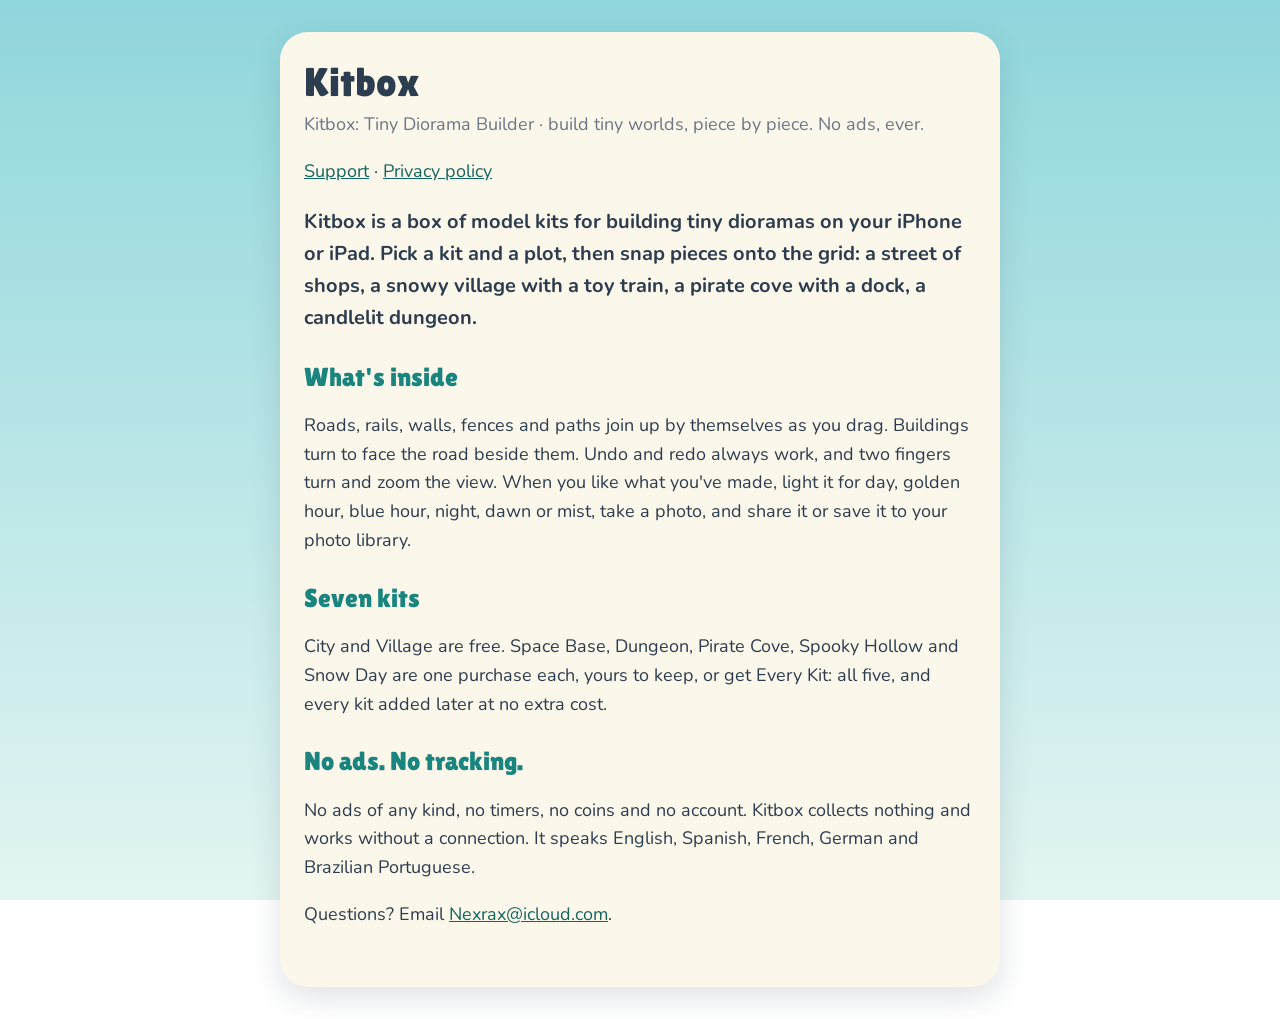
<file: index.html>
<!doctype html>
<html lang="en">
<head>
<meta charset="utf-8">
<meta name="viewport" content="width=device-width, initial-scale=1">
<title>Kitbox: Tiny Diorama Builder</title>
<link href="https://fonts.googleapis.com/css2?family=Lilita+One&family=Nunito:wght@400;700;900&display=swap" rel="stylesheet">
<link rel="stylesheet" href="site.css">
</head>
<body>
<main>
<h1>Kitbox</h1>
<p class="meta">Kitbox: Tiny Diorama Builder · build tiny worlds, piece by piece. No ads, ever.</p>

<p><a href="support.html">Support</a> · <a href="privacy.html">Privacy policy</a></p>
<p class="lead">Kitbox is a box of model kits for building tiny dioramas on your iPhone or iPad. Pick a kit and a plot, then snap pieces onto the grid: a street of shops, a snowy village with a toy train, a pirate cove with a dock, a candlelit dungeon.</p>

<h2>What's inside</h2>
<p>Roads, rails, walls, fences and paths join up by themselves as you drag. Buildings turn to face the road beside them. Undo and redo always work, and two fingers turn and zoom the view. When you like what you've made, light it for day, golden hour, blue hour, night, dawn or mist, take a photo, and share it or save it to your photo library.</p>

<h2>Seven kits</h2>
<p>City and Village are free. Space Base, Dungeon, Pirate Cove, Spooky Hollow and Snow Day are one purchase each, yours to keep, or get Every Kit: all five, and every kit added later at no extra cost.</p>

<h2>No ads. No tracking.</h2>
<p>No ads of any kind, no timers, no coins and no account. Kitbox collects nothing and works without a connection. It speaks English, Spanish, French, German and Brazilian Portuguese.</p>

<p>Questions? Email <a href="mailto:Nexrax@icloud.com">Nexrax@icloud.com</a>.</p>
</main>
</body>
</html>
</file>
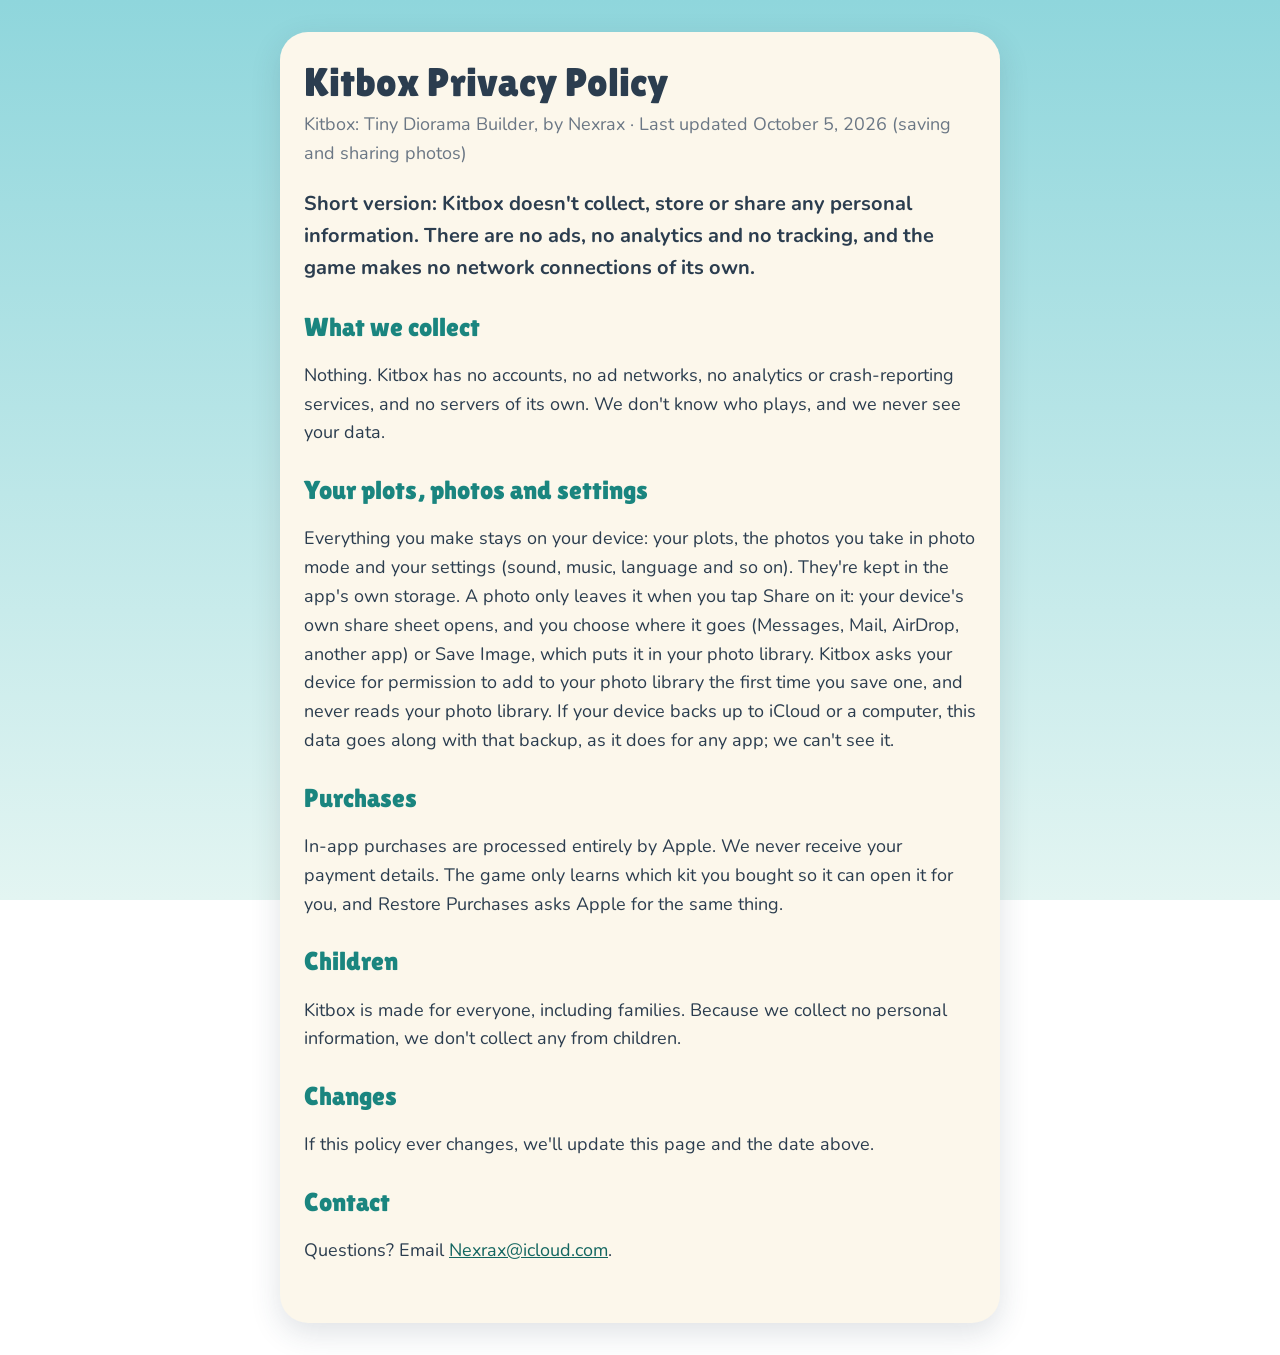
<file: privacy.html>
<!doctype html>
<html lang="en">
<head>
<meta charset="utf-8">
<meta name="viewport" content="width=device-width, initial-scale=1">
<title>Kitbox Privacy Policy</title>
<link href="https://fonts.googleapis.com/css2?family=Lilita+One&family=Nunito:wght@400;700;900&display=swap" rel="stylesheet">
<link rel="stylesheet" href="site.css">
</head>
<body>
<main>
<h1>Kitbox Privacy Policy</h1>
<p class="meta">Kitbox: Tiny Diorama Builder, by Nexrax · Last updated October 5, 2026 (saving and sharing photos)</p>

<p class="lead">Short version: Kitbox doesn't collect, store or share any personal information. There are no ads, no analytics and no tracking, and the game makes no network connections of its own.</p>

<h2>What we collect</h2>
<p>Nothing. Kitbox has no accounts, no ad networks, no analytics or crash-reporting services, and no servers of its own. We don't know who plays, and we never see your data.</p>

<h2>Your plots, photos and settings</h2>
<p>Everything you make stays on your device: your plots, the photos you take in photo mode and your settings (sound, music, language and so on). They're kept in the app's own storage. A photo only leaves it when you tap Share on it: your device's own share sheet opens, and you choose where it goes (Messages, Mail, AirDrop, another app) or Save Image, which puts it in your photo library. Kitbox asks your device for permission to add to your photo library the first time you save one, and never reads your photo library. If your device backs up to iCloud or a computer, this data goes along with that backup, as it does for any app; we can't see it.</p>

<h2>Purchases</h2>
<p>In-app purchases are processed entirely by Apple. We never receive your payment details. The game only learns which kit you bought so it can open it for you, and Restore Purchases asks Apple for the same thing.</p>

<h2>Children</h2>
<p>Kitbox is made for everyone, including families. Because we collect no personal information, we don't collect any from children.</p>

<h2>Changes</h2>
<p>If this policy ever changes, we'll update this page and the date above.</p>

<h2>Contact</h2>
<p>Questions? Email <a href="mailto:Nexrax@icloud.com">Nexrax@icloud.com</a>.</p>
</main>
</body>
</html>
</file>
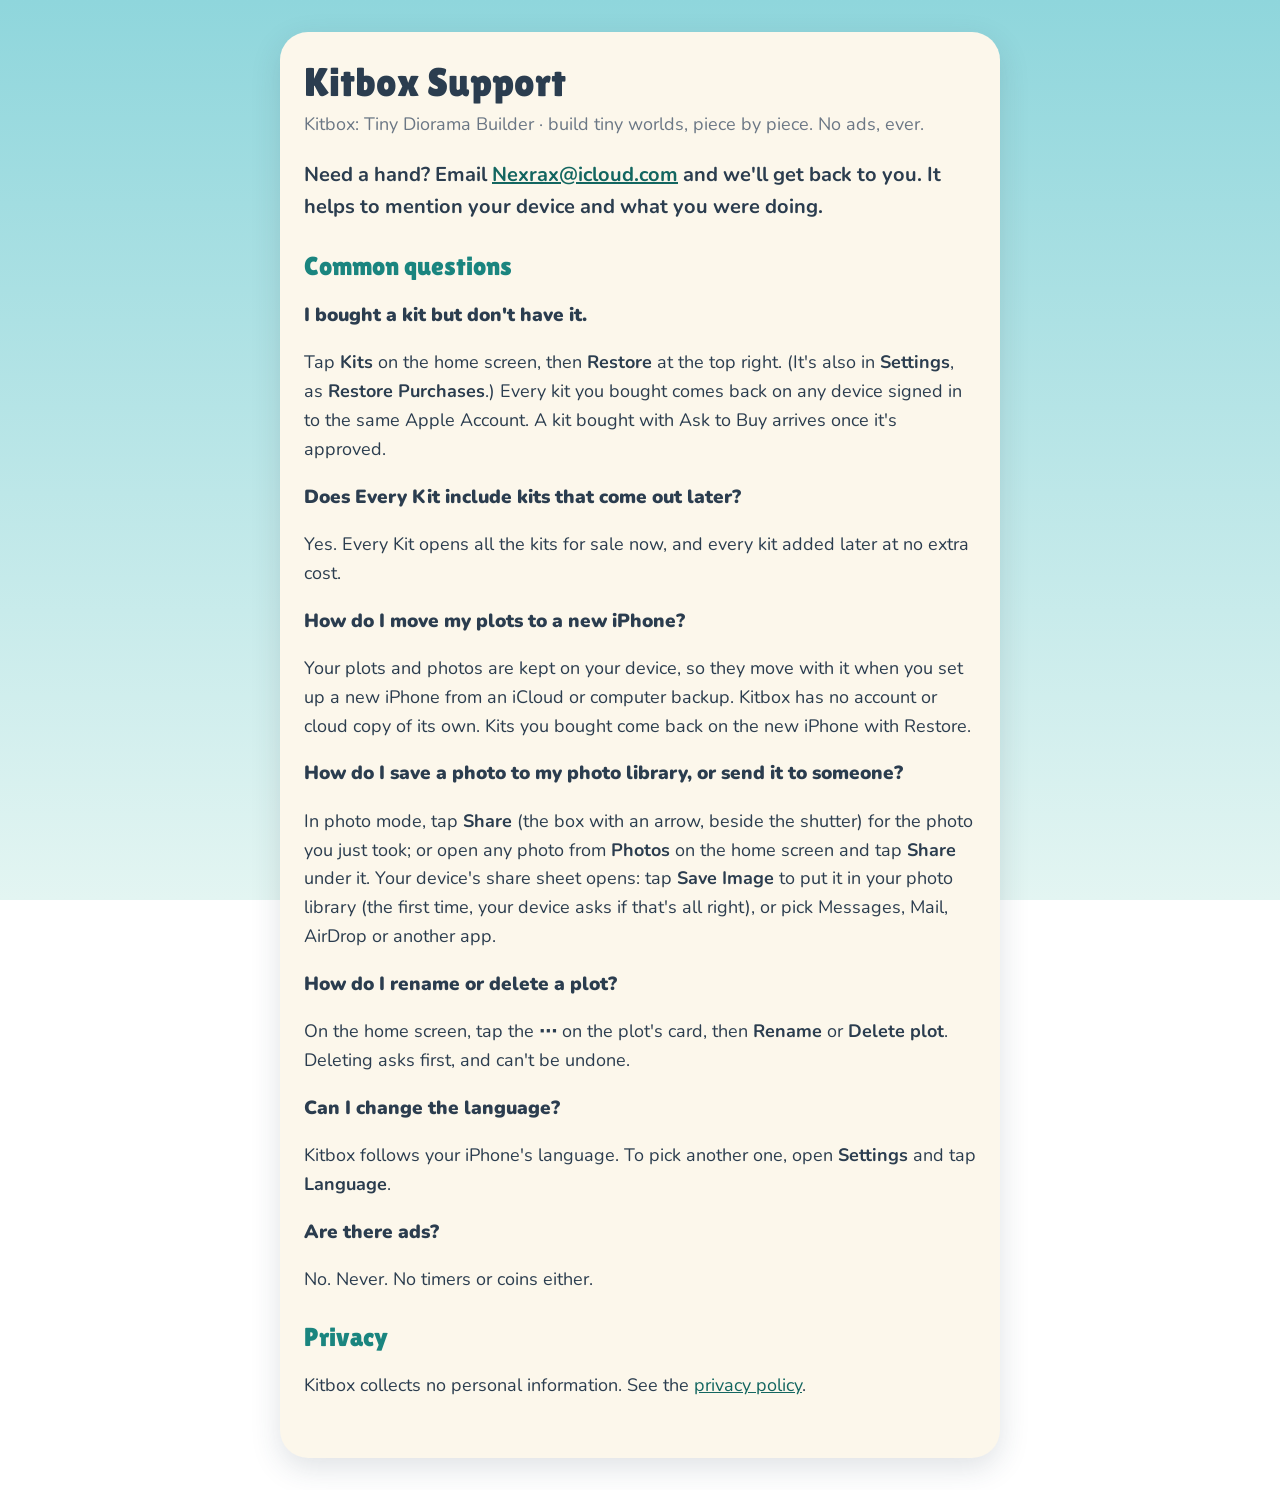
<file: support.html>
<!doctype html>
<html lang="en">
<head>
<meta charset="utf-8">
<meta name="viewport" content="width=device-width, initial-scale=1">
<title>Kitbox Support</title>
<link href="https://fonts.googleapis.com/css2?family=Lilita+One&family=Nunito:wght@400;700;900&display=swap" rel="stylesheet">
<link rel="stylesheet" href="site.css">
</head>
<body>
<main>
<h1>Kitbox Support</h1>
<p class="meta">Kitbox: Tiny Diorama Builder · build tiny worlds, piece by piece. No ads, ever.</p>

<p class="lead">Need a hand? Email <a href="mailto:Nexrax@icloud.com">Nexrax@icloud.com</a> and we'll get back to you. It helps to mention your device and what you were doing.</p>

<h2>Common questions</h2>

<h3>I bought a kit but don't have it.</h3>
<p>Tap <b>Kits</b> on the home screen, then <b>Restore</b> at the top right. (It's also in <b>Settings</b>, as <b>Restore Purchases</b>.) Every kit you bought comes back on any device signed in to the same Apple Account. A kit bought with Ask to Buy arrives once it's approved.</p>

<h3>Does Every Kit include kits that come out later?</h3>
<p>Yes. Every Kit opens all the kits for sale now, and every kit added later at no extra cost.</p>

<h3>How do I move my plots to a new iPhone?</h3>
<p>Your plots and photos are kept on your device, so they move with it when you set up a new iPhone from an iCloud or computer backup. Kitbox has no account or cloud copy of its own. Kits you bought come back on the new iPhone with Restore.</p>

<h3>How do I save a photo to my photo library, or send it to someone?</h3>
<p>In photo mode, tap <b>Share</b> (the box with an arrow, beside the shutter) for the photo you just took; or open any photo from <b>Photos</b> on the home screen and tap <b>Share</b> under it. Your device's share sheet opens: tap <b>Save Image</b> to put it in your photo library (the first time, your device asks if that's all right), or pick Messages, Mail, AirDrop or another app.</p>
<h3>How do I rename or delete a plot?</h3>
<p>On the home screen, tap the <b>⋯</b> on the plot's card, then <b>Rename</b> or <b>Delete plot</b>. Deleting asks first, and can't be undone.</p>

<h3>Can I change the language?</h3>
<p>Kitbox follows your iPhone's language. To pick another one, open <b>Settings</b> and tap <b>Language</b>.</p>

<h3>Are there ads?</h3>
<p>No. Never. No timers or coins either.</p>

<h2>Privacy</h2>
<p>Kitbox collects no personal information. See the <a href="privacy.html">privacy policy</a>.</p>
</main>
</body>
</html>
</file>
<file: site.css>
:root { --ink: #2B3D4F; --soft: #6B7785; --teal: #1A857F; --paper: #FCF7EB; --sky: #8FD6DC; --mist: #E3F5F2; }
* { box-sizing: border-box; }
body { margin: 0; font: 400 18px/1.6 'Nunito', system-ui, sans-serif; color: var(--ink);
  background: linear-gradient(180deg, var(--sky), var(--mist)) fixed; }
main { max-width: 720px; margin: 32px auto; padding: 28px 24px 40px; background: var(--paper);
  border-radius: 28px; box-shadow: 0 10px 30px rgba(43, 61, 79, .15); }
@media (max-width: 760px) { main { margin: 16px; } }
h1 { font: 400 40px/1.1 'Lilita One', sans-serif; margin: 0 0 6px; }
h2 { font: 400 26px/1.2 'Lilita One', sans-serif; color: var(--teal); margin: 28px 0 6px; }
h3 { font-weight: 900; font-size: 19px; margin: 18px 0 2px; }
.meta { color: var(--soft); margin: 0 0 18px; }
.lead { font-weight: 700; font-size: 20px; }
a { color: #136660; }
</file>
